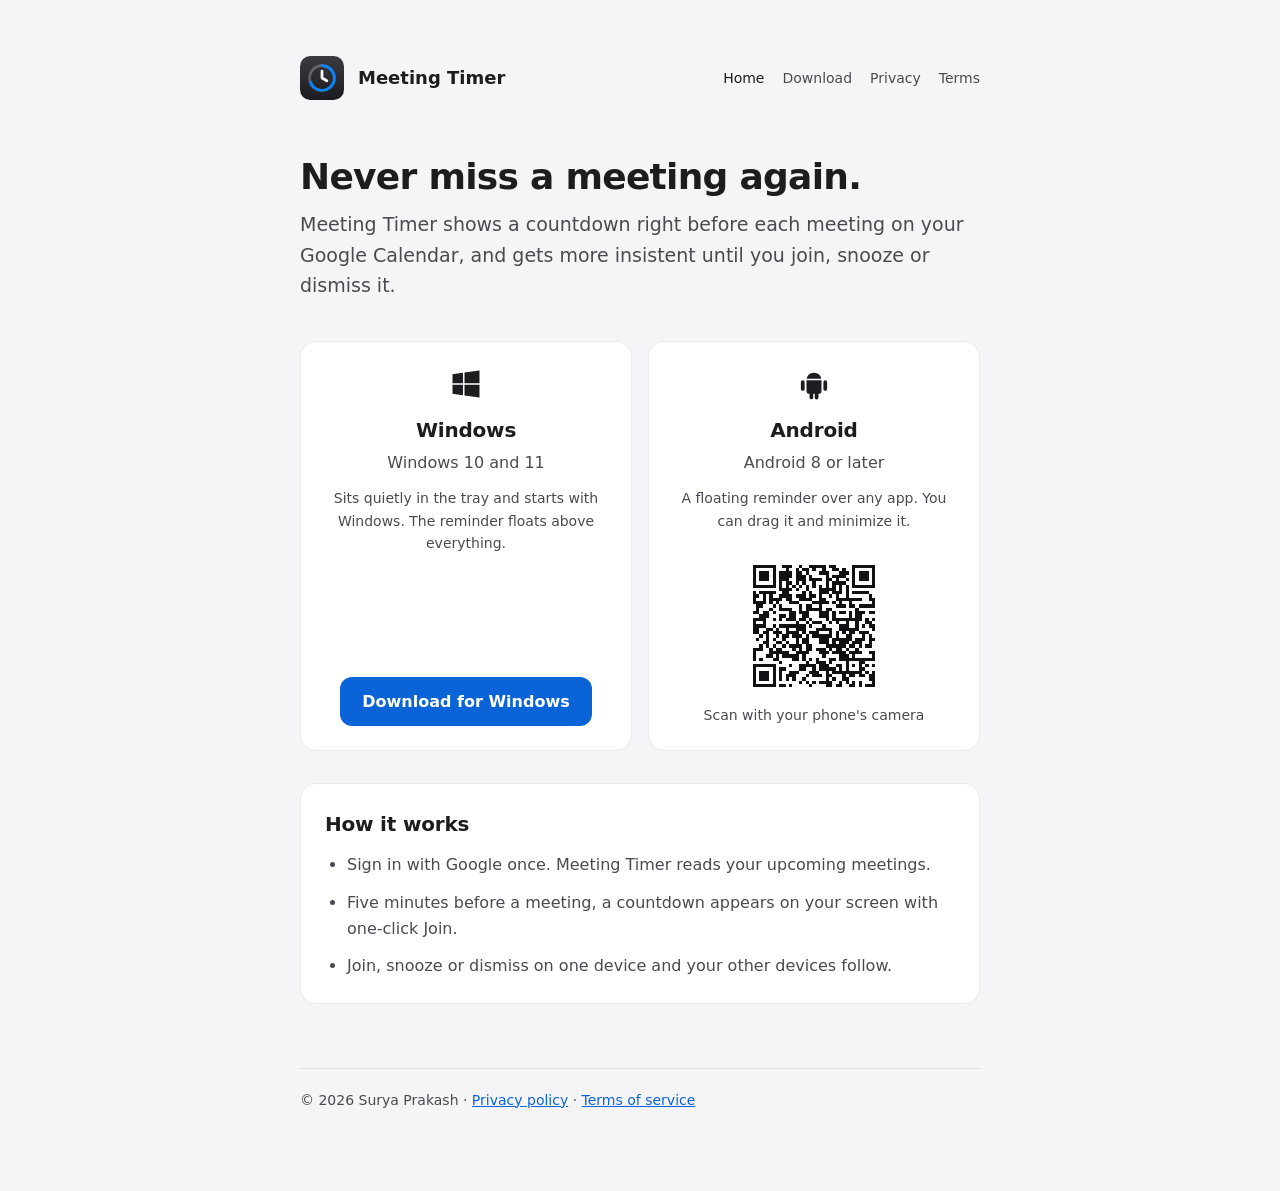
<file: index.html>
<!doctype html>
<html lang="en">
<head>
  <meta charset="utf-8">
  <meta name="viewport" content="width=device-width, initial-scale=1">
  <title>Meeting Timer</title>
  <meta name="description" content="A meeting reminder for Google Calendar that appears right before every meeting.">
  <link rel="icon" href="icon.svg">
  <link rel="stylesheet" href="style.css?v=4">
</head>
<body>
  <div class="wrap">
    <header>
      <img src="icon.svg" width="44" height="44" alt="">
      <span class="name">Meeting Timer</span>
      <nav><a href="./" aria-current="page">Home</a><a href="#download">Download</a><a href="privacy.html">Privacy</a><a href="terms.html">Terms</a></nav>
    </header>

    <h1>Never miss a meeting again.</h1>
    <p class="lede">Meeting Timer shows a countdown right before each meeting on your Google Calendar, and gets more insistent until you join, snooze or dismiss it.</p>

    <section class="downloads" id="download" aria-label="Download">
      <div class="card dl">
        <svg class="os" width="36" height="36" fill="currentColor" viewBox="0 0 24 24" aria-hidden="true"><path d="M3 5.5 10 4.5v7H3Zm8-1.1L21 3v8.5H11ZM3 12.5h7v7L3 18.5Zm8 0h10V21l-10-1.4Z"/></svg>
        <h2>Windows</h2>
        <p>Windows 10 and 11</p>
        <p class="blurb">Sits quietly in the tray and starts with Windows. The reminder floats above everything.</p>
        <a class="btn" href="https://github.com/Ashpray94/meeting-timer/releases/latest/download/MeetingTimer-Setup.exe">Download for Windows</a>
      </div>
      <div class="card dl">
        <svg class="os" width="36" height="36" fill="currentColor" viewBox="0 0 24 24" aria-hidden="true"><path d="M7 9.5h10v7.5a1.5 1.5 0 0 1-1.5 1.5H15v2.5a1.25 1.25 0 0 1-2.5 0V18.5h-1v2.5a1.25 1.25 0 0 1-2.5 0V18.5h-.5A1.5 1.5 0 0 1 7 17Zm-2.5 0a1.25 1.25 0 0 1 1.25 1.25v4.5a1.25 1.25 0 0 1-2.5 0v-4.5A1.25 1.25 0 0 1 4.5 9.5Zm15 0a1.25 1.25 0 0 1 1.25 1.25v4.5a1.25 1.25 0 0 1-2.5 0v-4.5a1.25 1.25 0 0 1 1.25-1.25ZM7.1 8.5a5 5 0 0 1 9.8 0Zm2.6-4.9-.9-1.4M14.3 3.6l.9-1.4" /></svg>
        <h2>Android</h2>
        <p>Android 8 or later</p>
        <p class="blurb">A floating reminder over any app. You can drag it and minimize it.</p>
        <img class="qr" src="android-qr.svg" width="148" height="148" alt="QR code to download Meeting Timer for Android">
        <p class="qr-hint">Scan with your phone's camera</p>
        <a class="btn phone-btn" href="https://github.com/Ashpray94/meeting-timer/releases/latest/download/MeetingTimer.apk">Download for Android</a>
      </div>
    </section>

    <div class="card">
      <h2>How it works</h2>
      <ul>
        <li>Sign in with Google once. Meeting Timer reads your upcoming meetings.</li>
        <li>Five minutes before a meeting, a countdown appears on your screen with one-click Join.</li>
        <li>Join, snooze or dismiss on one device and your other devices follow.</li>
      </ul>
    </div>


    <footer>
      © 2026 Surya Prakash · <a href="privacy.html">Privacy policy</a> · <a href="terms.html">Terms of service</a>
    </footer>
  </div>
</body>
</html>
</file>
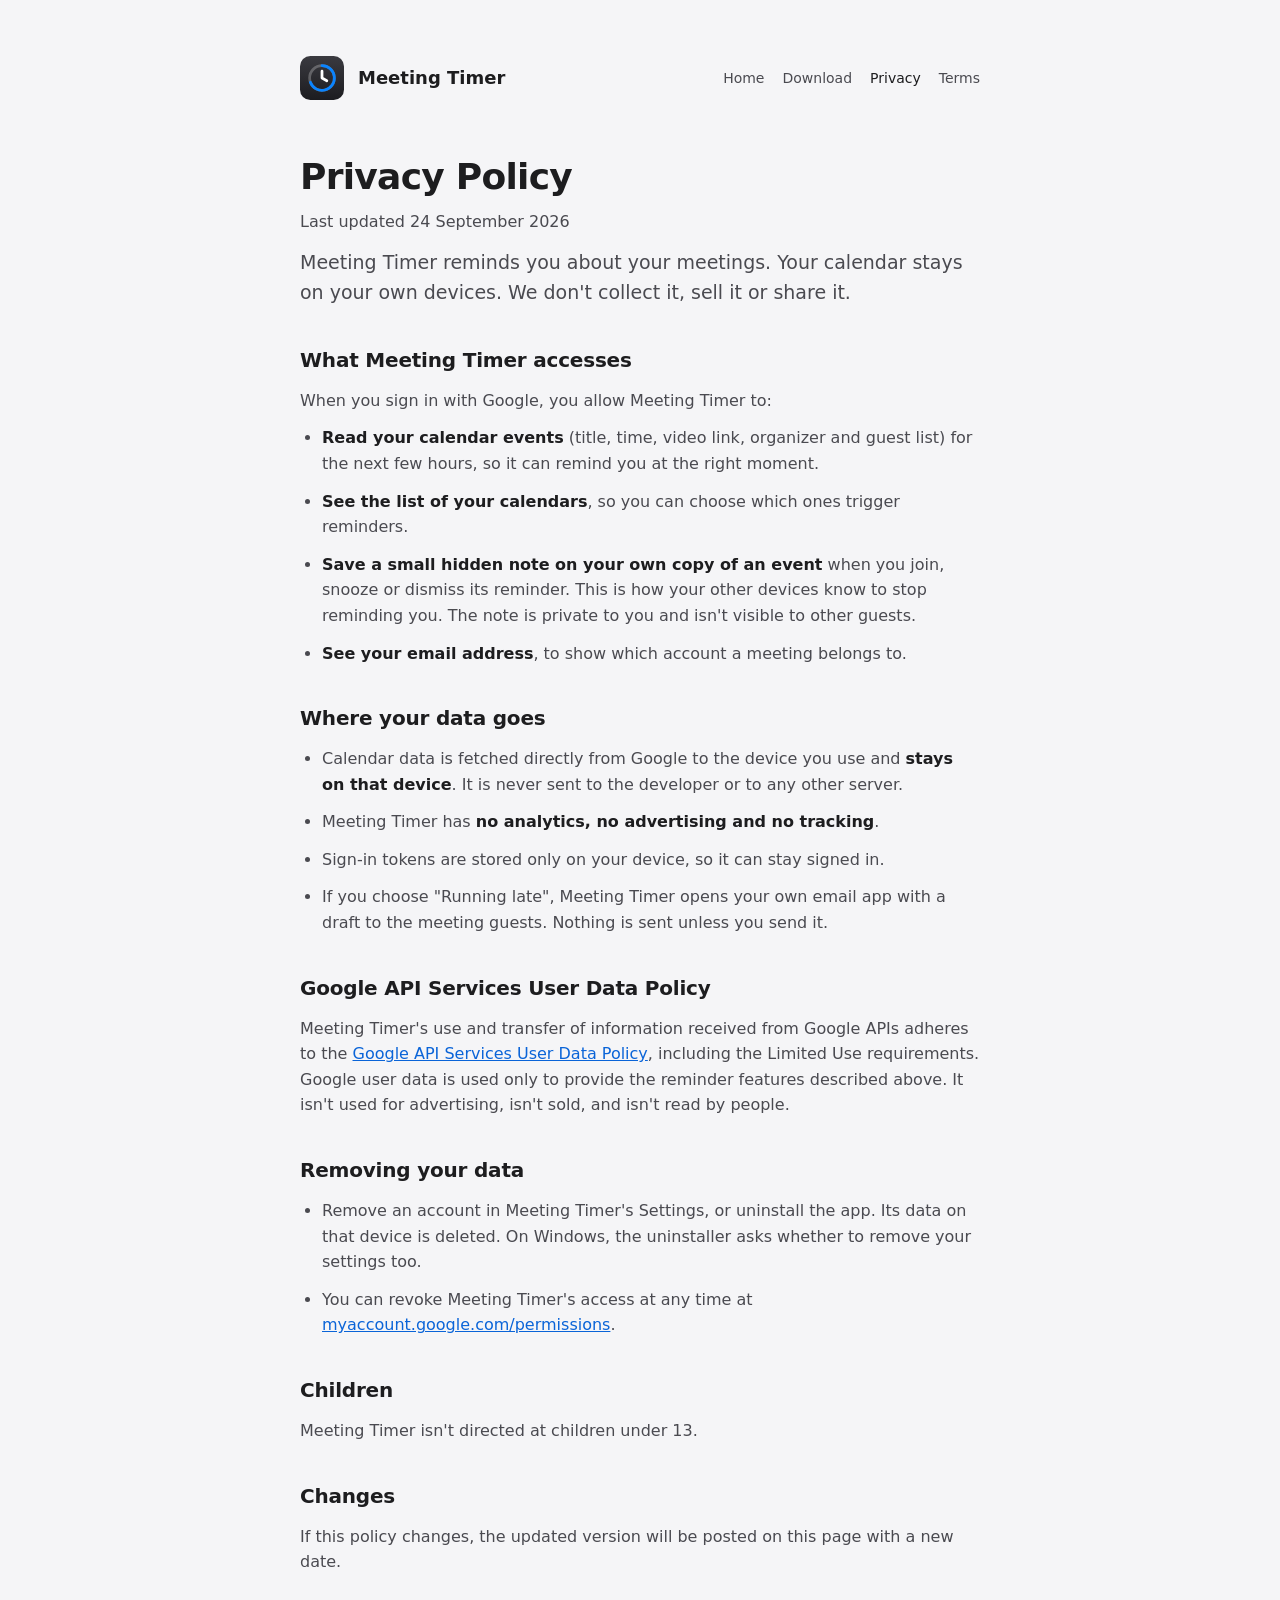
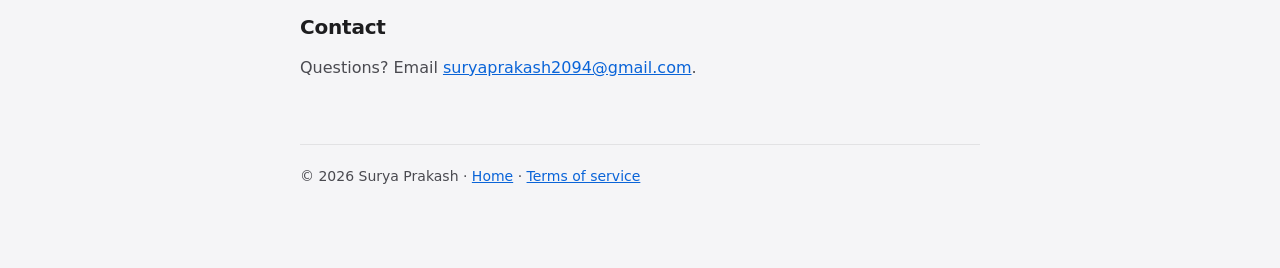
<file: privacy.html>
<!doctype html>
<html lang="en">
<head>
  <meta charset="utf-8">
  <meta name="viewport" content="width=device-width, initial-scale=1">
  <title>Privacy Policy · Meeting Timer</title>
  <link rel="icon" href="icon.svg">
  <link rel="stylesheet" href="style.css?v=4">
</head>
<body>
  <div class="wrap">
    <header>
      <img src="icon.svg" width="44" height="44" alt="">
      <span class="name">Meeting Timer</span>
      <nav><a href="./">Home</a><a href="./#download">Download</a><a href="privacy.html" aria-current="page">Privacy</a><a href="terms.html">Terms</a></nav>
    </header>

    <h1>Privacy Policy</h1>
    <p>Last updated 24 September 2026</p>
    <p class="lede">Meeting Timer reminds you about your meetings. Your calendar stays on your own devices. We don't collect it, sell it or share it.</p>

    <h2>What Meeting Timer accesses</h2>
    <p>When you sign in with Google, you allow Meeting Timer to:</p>
    <ul>
      <li><strong>Read your calendar events</strong> (title, time, video link, organizer and guest list) for the next few hours, so it can remind you at the right moment.</li>
      <li><strong>See the list of your calendars</strong>, so you can choose which ones trigger reminders.</li>
      <li><strong>Save a small hidden note on your own copy of an event</strong> when you join, snooze or dismiss its reminder. This is how your other devices know to stop reminding you. The note is private to you and isn't visible to other guests.</li>
      <li><strong>See your email address</strong>, to show which account a meeting belongs to.</li>
    </ul>

    <h2>Where your data goes</h2>
    <ul>
      <li>Calendar data is fetched directly from Google to the device you use and <strong>stays on that device</strong>. It is never sent to the developer or to any other server.</li>
      <li>Meeting Timer has <strong>no analytics, no advertising and no tracking</strong>.</li>
      <li>Sign-in tokens are stored only on your device, so it can stay signed in.</li>
      <li>If you choose "Running late", Meeting Timer opens your own email app with a draft to the meeting guests. Nothing is sent unless you send it.</li>
    </ul>

    <h2>Google API Services User Data Policy</h2>
    <p>Meeting Timer's use and transfer of information received from Google APIs adheres to the <a href="https://developers.google.com/terms/api-services-user-data-policy">Google API Services User Data Policy</a>, including the Limited Use requirements. Google user data is used only to provide the reminder features described above. It isn't used for advertising, isn't sold, and isn't read by people.</p>

    <h2>Removing your data</h2>
    <ul>
      <li>Remove an account in Meeting Timer's Settings, or uninstall the app. Its data on that device is deleted. On Windows, the uninstaller asks whether to remove your settings too.</li>
      <li>You can revoke Meeting Timer's access at any time at <a href="https://myaccount.google.com/permissions">myaccount.google.com/permissions</a>.</li>
    </ul>

    <h2>Children</h2>
    <p>Meeting Timer isn't directed at children under 13.</p>

    <h2>Changes</h2>
    <p>If this policy changes, the updated version will be posted on this page with a new date.</p>

    <h2>Contact</h2>
    <p>Questions? Email <a href="mailto:suryaprakash2094@gmail.com">suryaprakash2094@gmail.com</a>.</p>

    <footer>
      © 2026 Surya Prakash · <a href="./">Home</a> · <a href="terms.html">Terms of service</a>
    </footer>
  </div>
</body>
</html>
</file>
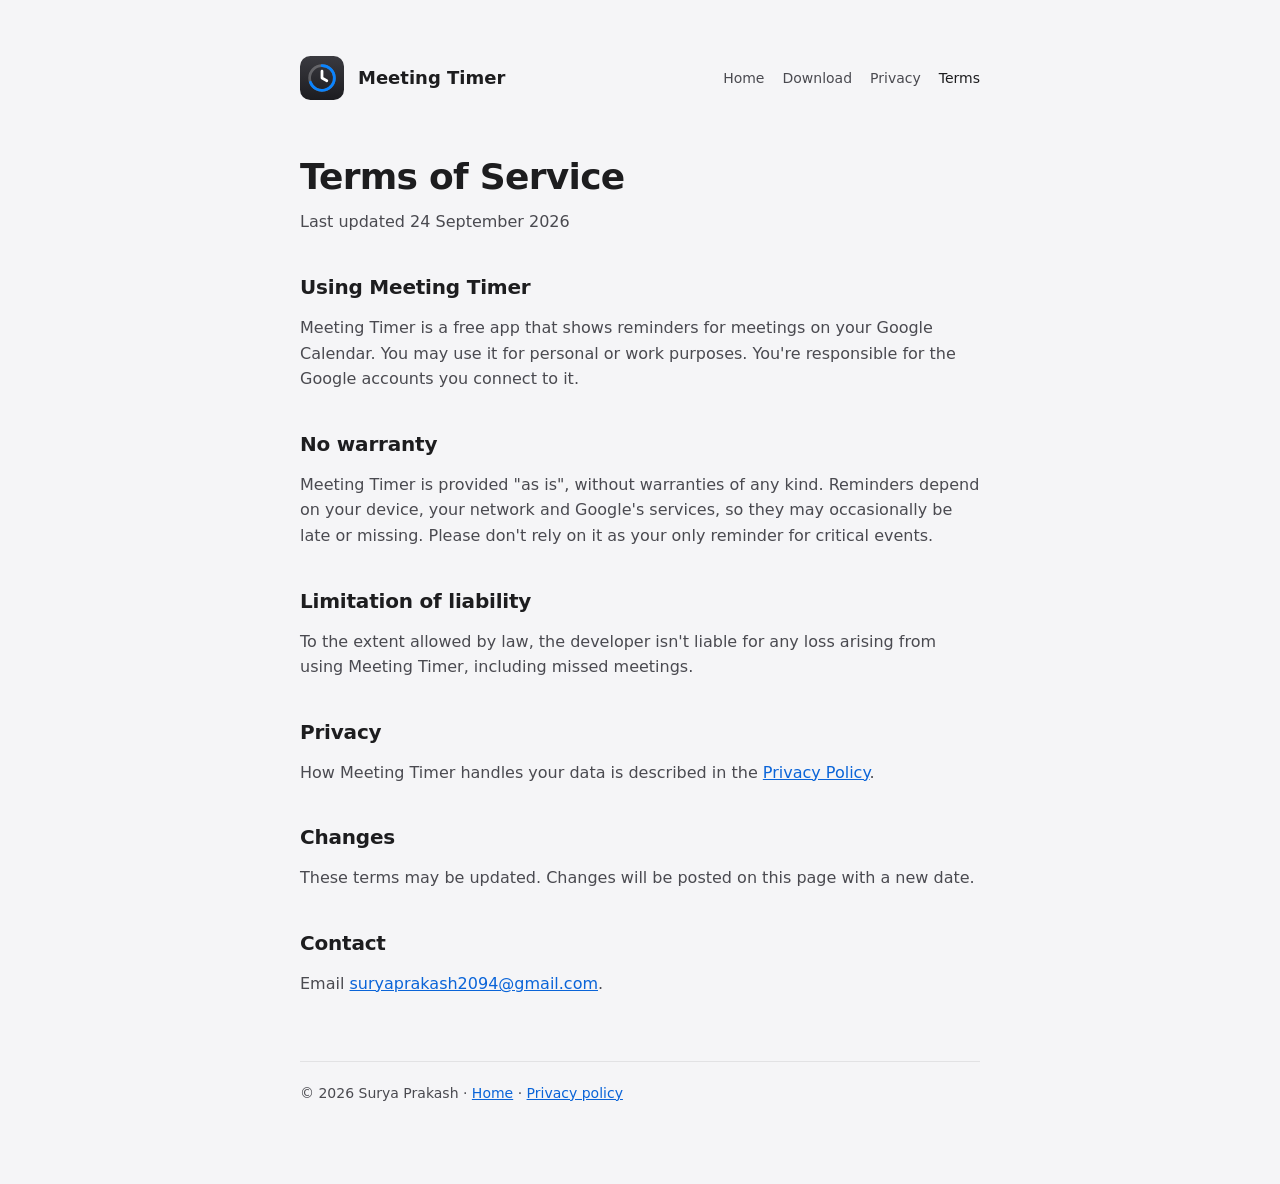
<file: terms.html>
<!doctype html>
<html lang="en">
<head>
  <meta charset="utf-8">
  <meta name="viewport" content="width=device-width, initial-scale=1">
  <title>Terms of Service · Meeting Timer</title>
  <link rel="icon" href="icon.svg">
  <link rel="stylesheet" href="style.css?v=4">
</head>
<body>
  <div class="wrap">
    <header>
      <img src="icon.svg" width="44" height="44" alt="">
      <span class="name">Meeting Timer</span>
      <nav><a href="./">Home</a><a href="./#download">Download</a><a href="privacy.html">Privacy</a><a href="terms.html" aria-current="page">Terms</a></nav>
    </header>

    <h1>Terms of Service</h1>
    <p>Last updated 24 September 2026</p>

    <h2>Using Meeting Timer</h2>
    <p>Meeting Timer is a free app that shows reminders for meetings on your Google Calendar. You may use it for personal or work purposes. You're responsible for the Google accounts you connect to it.</p>

    <h2>No warranty</h2>
    <p>Meeting Timer is provided "as is", without warranties of any kind. Reminders depend on your device, your network and Google's services, so they may occasionally be late or missing. Please don't rely on it as your only reminder for critical events.</p>

    <h2>Limitation of liability</h2>
    <p>To the extent allowed by law, the developer isn't liable for any loss arising from using Meeting Timer, including missed meetings.</p>

    <h2>Privacy</h2>
    <p>How Meeting Timer handles your data is described in the <a href="privacy.html">Privacy Policy</a>.</p>

    <h2>Changes</h2>
    <p>These terms may be updated. Changes will be posted on this page with a new date.</p>

    <h2>Contact</h2>
    <p>Email <a href="mailto:suryaprakash2094@gmail.com">suryaprakash2094@gmail.com</a>.</p>

    <footer>
      © 2026 Surya Prakash · <a href="./">Home</a> · <a href="privacy.html">Privacy policy</a>
    </footer>
  </div>
</body>
</html>
</file>
<file: style.css>
:root {
  --bg: #0f0f12;
  --card: #1a1a1e;
  --text: #f5f5f7;
  --muted: rgba(235, 235, 245, 0.72);
  --line: rgba(255, 255, 255, 0.08);
  --link: #4da3ff;
  color-scheme: dark;
}
@media (prefers-color-scheme: light) {
  :root:not([data-theme="dark"]) {
    --bg: #f5f5f7;
    --card: #ffffff;
    --text: #1d1d1f;
    --muted: #4a4a50;
    --line: rgba(0, 0, 0, 0.08);
    --link: #0a64d8;
    color-scheme: light;
  }
}
* { box-sizing: border-box; margin: 0; padding: 0; }
body {
  background: var(--bg);
  color: var(--text);
  font: 16px/1.6 "Segoe UI Variable Text", "Segoe UI", -apple-system, system-ui, Roboto, sans-serif;
  -webkit-font-smoothing: antialiased;
}
a { color: var(--link); }
.wrap { max-width: 720px; margin: 0 auto; padding: 56px 20px 80px; }
header { display: flex; align-items: center; gap: 14px; }
header img { width: 44px; height: 44px; }
header .name { font-weight: 700; font-size: 18px; }
nav { margin-left: auto; display: flex; gap: 18px; font-size: 14px; }
nav a { color: var(--muted); text-decoration: none; }
nav a:hover, nav a[aria-current] { color: var(--text); }
h1 { margin-top: 56px; font-size: 36px; line-height: 1.15; letter-spacing: -0.02em; }
h2 { margin-top: 36px; font-size: 20px; letter-spacing: -0.01em; }
p, li { margin-top: 12px; color: var(--muted); }
ul { padding-left: 22px; }
strong { color: var(--text); }
.lede { font-size: 19px; }
.card { margin-top: 32px; padding: 24px; border-radius: 16px; background: var(--card); border: 1px solid var(--line); }
.card h2 { margin-top: 0; }
.downloads { margin-top: 40px; display: grid; grid-template-columns: 1fr 1fr; gap: 16px; }
.downloads .card { margin-top: 0; }
.dl { display: flex; flex-direction: column; align-items: center; text-align: center; }
.dl h2 { margin-top: 12px; }
.dl p { margin-top: 4px; }
.os { width: 36px; height: 36px; fill: var(--text); }
.btn {
  margin-top: auto;
  display: inline-block;
  padding: 12px 22px;
  border-radius: 12px;
  background: #0a64d8;
  color: #fff;
  font-weight: 600;
  text-decoration: none;
}
.btn:hover { background: #1a70e0; }
.btn:focus-visible { outline: 2px solid #64b5ff; outline-offset: 2px; }
.dl > .btn { margin-top: auto; }
.dl .blurb { margin: 12px 0 20px; font-size: 14px; max-width: 280px; }
.qr { margin-top: auto; border-radius: 12px; background: #fff; padding: 6px; }
.qr-hint { font-size: 14px; }
.phone-btn { display: none; }

footer { margin-top: 64px; padding-top: 20px; border-top: 1px solid var(--line); font-size: 14px; color: var(--muted); }
@media (max-width: 560px) {
  nav { display: none; }
  h1 { font-size: 30px; }
  .downloads { grid-template-columns: 1fr; }
}
/* on a phone you can't scan your own screen: show a big download button instead of the QR */
@media (max-width: 760px), (pointer: coarse) {
  .qr, .qr-hint { display: none; }
  .phone-btn { display: inline-block; }
}
</file>
